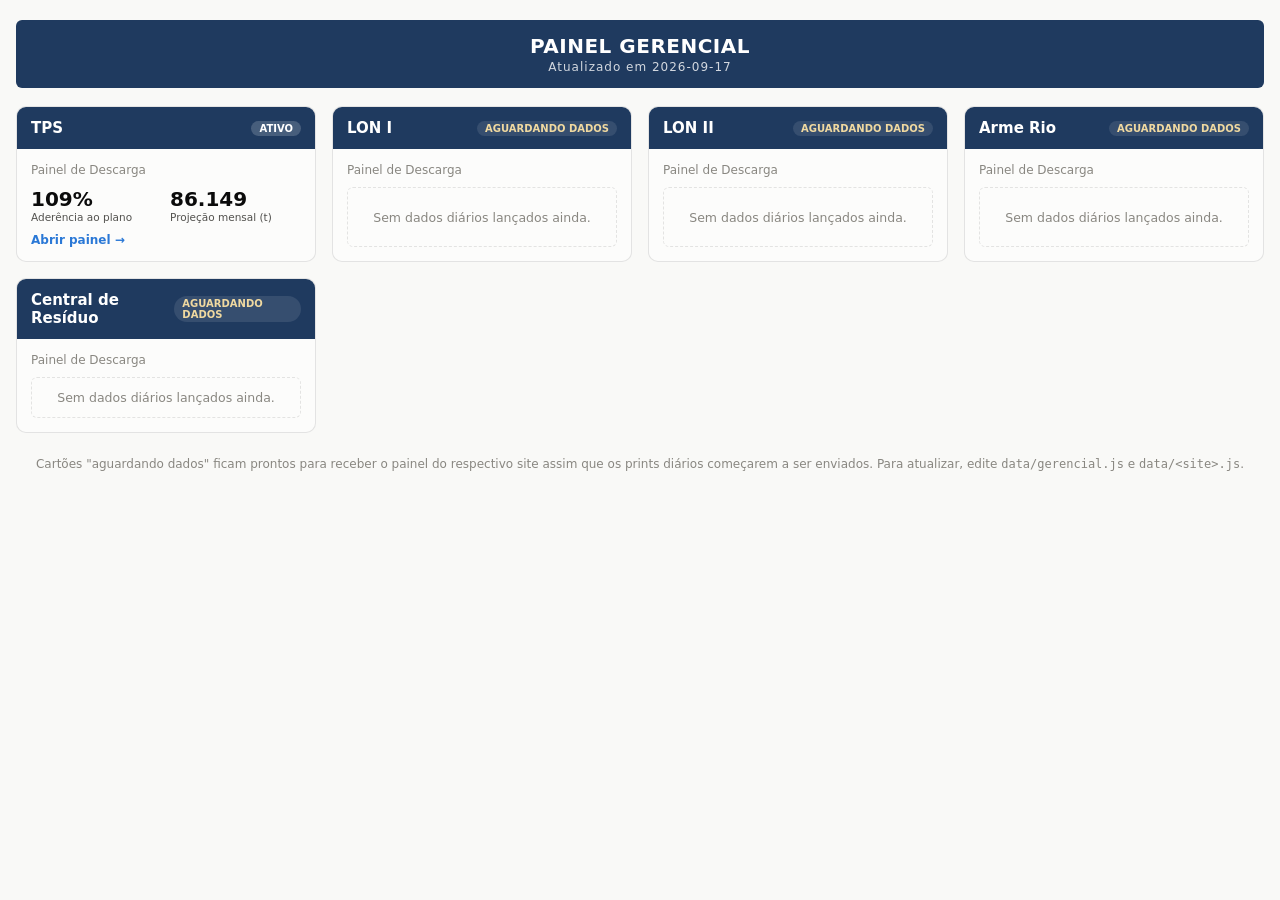
<file: index.html>
<!DOCTYPE html>
<html lang="pt-BR">
<head>
<meta charset="UTF-8" />
<meta name="viewport" content="width=device-width, initial-scale=1.0" />
<title>Painel Gerencial</title>
<link rel="stylesheet" href="assets/dashboard.css" />
</head>
<body>
<div class="page">
  <div class="panel-header">
    PAINEL GERENCIAL
    <small id="atualizadoEm"></small>
  </div>

  <div id="cardsGrid" class="cards-grid"></div>

  <div class="footer-note">
    Cartões "aguardando dados" ficam prontos para receber o painel do respectivo site assim que os prints diários
    começarem a ser enviados. Para atualizar, edite <code>data/gerencial.js</code> e <code>data/&lt;site&gt;.js</code>.
  </div>
</div>

<script src="data/gerencial.js"></script>
<script>
(function () {
  const g = window.PAINEL_DATA.gerencial;
  document.getElementById("atualizadoEm").textContent = "Atualizado em " + (g.atualizadoEm || "-");

  const grid = document.getElementById("cardsGrid");
  g.cartoes.forEach((c) => {
    const isActive = c.status === "ativo";
    const tag = isActive ? "a" : "div";
    const card = document.createElement(tag);
    card.className = "site-card";
    if (isActive) card.href = c.link;

    const head = document.createElement("div");
    head.className = "head";
    head.innerHTML = `<span>${c.nome}</span><span class="badge${isActive ? "" : " pending"}">${
      isActive ? "ATIVO" : "AGUARDANDO DADOS"
    }</span>`;
    card.appendChild(head);

    const body = document.createElement("div");
    body.className = "body";

    const sub = document.createElement("div");
    sub.className = "subtitle";
    sub.textContent = c.subtitulo;
    body.appendChild(sub);

    if (isActive && c.resumo) {
      const metrics = document.createElement("div");
      metrics.className = "metrics";
      [c.resumo.metrica1, c.resumo.metrica2].forEach((m) => {
        const metric = document.createElement("div");
        metric.className = "metric";
        metric.innerHTML = `<div class="num">${m.valor}</div><div class="lbl">${m.label}</div>`;
        metrics.appendChild(metric);
      });
      body.appendChild(metrics);

      const cta = document.createElement("div");
      cta.className = "cta";
      cta.textContent = "Abrir painel →";
      body.appendChild(cta);
    } else {
      const empty = document.createElement("div");
      empty.className = "empty-state";
      empty.textContent = "Sem dados diários lançados ainda.";
      body.appendChild(empty);
    }

    card.appendChild(body);
    grid.appendChild(card);
  });
})();
</script>
</body>
</html>
</file>
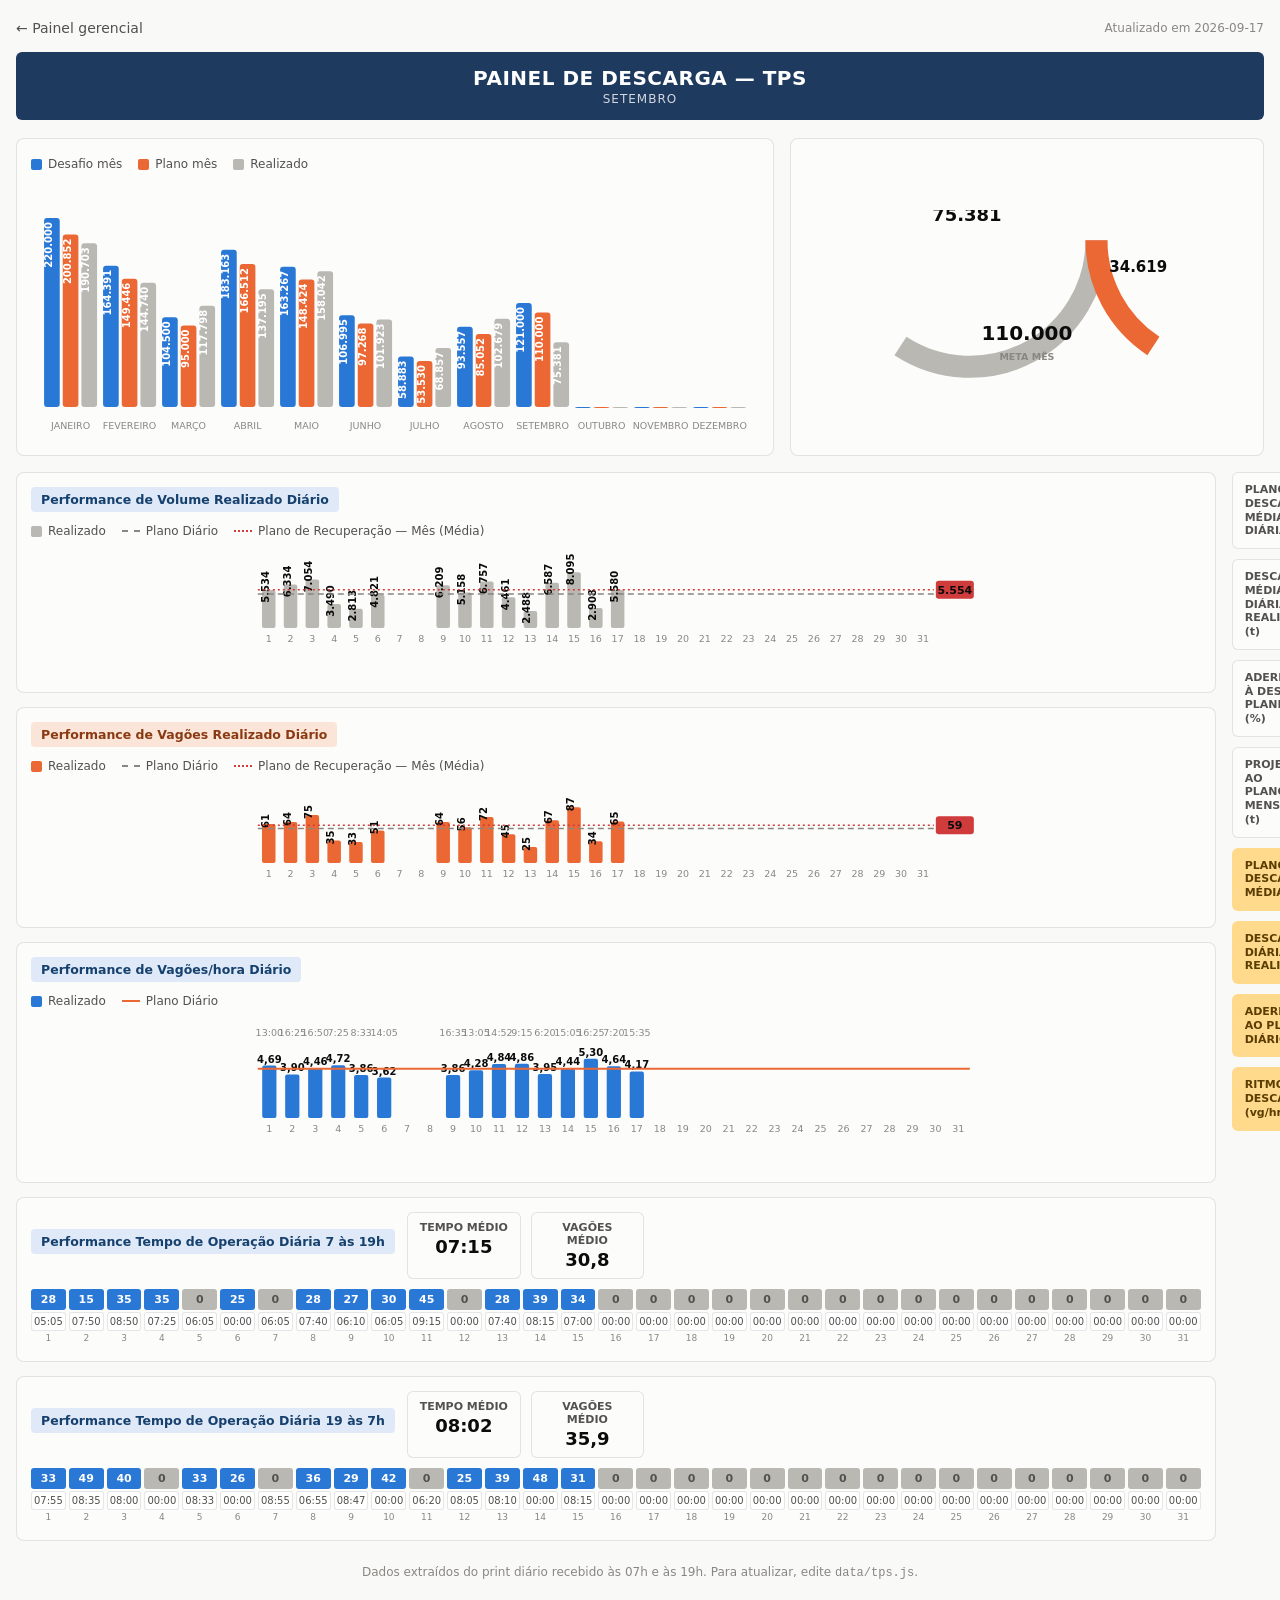
<file: paineis/tps.html>
<!DOCTYPE html>
<html lang="pt-BR">
<head>
<meta charset="UTF-8" />
<meta name="viewport" content="width=device-width, initial-scale=1.0" />
<title>Painel de Descarga — TPS</title>
<link rel="stylesheet" href="../assets/dashboard.css" />
</head>
<body>
<div class="page">
  <div class="top-nav">
    <a class="back" href="../index.html">&larr; Painel gerencial</a>
    <span id="atualizadoEm" class="footer-note" style="margin:0"></span>
  </div>

  <div class="panel-header">
    PAINEL DE DESCARGA — <span id="contratoNome"></span>
    <small id="mesLabel"></small>
  </div>

  <div class="grid-3col">
    <div class="main-col">
      <div class="card">
        <div class="legend-row">
          <span class="legend-item"><span class="legend-swatch" style="background:var(--series-blue)"></span>Desafio mês</span>
          <span class="legend-item"><span class="legend-swatch" style="background:var(--series-orange)"></span>Plano mês</span>
          <span class="legend-item"><span class="legend-swatch" style="background:var(--series-gray)"></span>Realizado</span>
        </div>
        <div id="chartMensal"></div>
      </div>
    </div>
    <div class="side-col">
      <div class="card" style="flex:1; display:flex; align-items:center; justify-content:center;">
        <div id="chartGauge" style="width:100%"></div>
      </div>
    </div>
  </div>

  <div class="grid-3col" style="margin-top:16px; grid-template-columns: 1.6fr 1fr;">
    <div class="main-col">

      <div class="card">
        <span class="section-title">Performance de Volume Realizado Diário</span>
        <div class="legend-row">
          <span class="legend-item"><span class="legend-swatch" style="background:var(--series-gray)"></span>Realizado</span>
          <span class="legend-item"><span class="legend-line"></span>Plano Diário</span>
          <span class="legend-item"><span class="legend-line dotted"></span>Plano de Recuperação — Mês (Média)</span>
        </div>
        <div id="chartVolume"></div>
      </div>

      <div class="card">
        <span class="section-title orange">Performance de Vagões Realizado Diário</span>
        <div class="legend-row">
          <span class="legend-item"><span class="legend-swatch" style="background:var(--series-orange)"></span>Realizado</span>
          <span class="legend-item"><span class="legend-line"></span>Plano Diário</span>
          <span class="legend-item"><span class="legend-line dotted"></span>Plano de Recuperação — Mês (Média)</span>
        </div>
        <div id="chartVagoes"></div>
      </div>

      <div class="card">
        <span class="section-title">Performance de Vagões/hora Diário</span>
        <div class="legend-row">
          <span class="legend-item"><span class="legend-swatch" style="background:var(--series-blue)"></span>Realizado</span>
          <span class="legend-item"><span class="legend-line" style="border-top-color:var(--series-orange); border-top-style:solid"></span>Plano Diário</span>
        </div>
        <div id="chartVgHora"></div>
      </div>

      <div class="card">
        <div style="display:flex; gap:12px; flex-wrap:wrap; align-items:center;">
          <span class="section-title">Performance Tempo de Operação Diária 7 às 19h</span>
          <div class="pair-row" style="max-width:280px">
            <div class="pair-tile"><div class="label">TEMPO MÉDIO</div><div class="value" id="tempoMedio719"></div></div>
            <div class="pair-tile"><div class="label">VAGÕES MÉDIO</div><div class="value" id="vagoesMedio719"></div></div>
          </div>
        </div>
        <div id="strip719" style="margin-top:10px"></div>
      </div>

      <div class="card">
        <div style="display:flex; gap:12px; flex-wrap:wrap; align-items:center;">
          <span class="section-title">Performance Tempo de Operação Diária 19 às 7h</span>
          <div class="pair-row" style="max-width:280px">
            <div class="pair-tile"><div class="label">TEMPO MÉDIO</div><div class="value" id="tempoMedio197"></div></div>
            <div class="pair-tile"><div class="label">VAGÕES MÉDIO</div><div class="value" id="vagoesMedio197"></div></div>
          </div>
        </div>
        <div id="strip197" style="margin-top:10px"></div>
      </div>

    </div>

    <div class="side-col">
      <div class="kpi-tile"><div class="label">PLANO DE DESCARGA<br/>MÉDIA DIÁRIA (t)</div><div class="value" id="kpiPlanoTon"></div></div>
      <div class="kpi-tile"><div class="label">DESCARGA MÉDIA DIÁRIA<br/>REALIZADA (t)</div><div class="value" id="kpiRealTon"></div></div>
      <div class="kpi-tile"><div class="label">ADERÊNCIA À DESCARGA<br/>PLANEJADA (%)</div><div class="value" id="kpiAderenciaTon"></div></div>
      <div class="kpi-tile"><div class="label">PROJEÇÃO AO PLANO<br/>MENSAL (t)</div><div class="value" id="kpiProjecao"></div></div>

      <div class="kpi-tile yellow"><div class="label">PLANO DE DESCARGA<br/>MÉDIA DIÁRIA (vg)</div><div class="value" id="kpiPlanoVg"></div></div>
      <div class="kpi-tile yellow"><div class="label">DESCARGA MÉDIA DIÁRIA<br/>REALIZADA (vg)</div><div class="value" id="kpiRealVg"></div></div>
      <div class="kpi-tile yellow"><div class="label">ADERÊNCIA AO PLANO<br/>DIÁRIO (%)</div><div class="value" id="kpiAderenciaVg"></div></div>
      <div class="kpi-tile yellow"><div class="label">RITMO MÉDIO DE<br/>DESCARGA (vg/hr)</div><div class="value" id="kpiRitmo"></div></div>
    </div>
  </div>

  <div class="footer-note">
    Dados extraídos do print diário recebido às 07h e às 19h. Para atualizar, edite <code>data/tps.js</code>.
  </div>
</div>

<script src="../assets/charts.js"></script>
<script src="../data/tps.js"></script>
<script>
(function () {
  const d = window.PAINEL_DATA.tps;
  const mesIdx = d.mensal.meses.findIndex((_, i) => d.mesAtual === `${d.ano}-${String(i + 1).padStart(2, "0")}`);
  const diario = d.diarioPorMes[d.mesAtual] || [];

  document.getElementById("contratoNome").textContent = d.contrato;
  document.getElementById("mesLabel").textContent = d.mensal.meses[mesIdx] || "";
  document.getElementById("atualizadoEm").textContent = "Atualizado em " + (d.atualizadoEm || "-");
  document.title = `Painel de Descarga — ${d.contrato}`;

  PainelCharts.renderGroupedBarChart(document.getElementById("chartMensal"), {
    categories: d.mensal.meses,
    series: [
      { name: "Desafio mês", color: "var(--series-blue)", values: d.mensal.desafio },
      { name: "Plano mês", color: "var(--series-orange)", values: d.mensal.plano },
      { name: "Realizado", color: "var(--series-gray)", values: d.mensal.realizado },
    ],
  });

  PainelCharts.renderGauge(document.getElementById("chartGauge"), d.meta);

  const dayLabels = diario.map((x) => String(x.dia));

  PainelCharts.renderDailyBarChart(document.getElementById("chartVolume"), {
    days: dayLabels,
    values: diario.map((x) => x.volumeRealizado),
    color: "var(--series-gray)",
    planoDiario: d.planoDiarioVolume,
    planoMedia: d.planoRecuperacaoMediaVolume,
  });

  PainelCharts.renderDailyBarChart(document.getElementById("chartVagoes"), {
    days: dayLabels,
    values: diario.map((x) => x.vagoesRealizado),
    color: "var(--series-orange)",
    planoDiario: d.planoDiarioVagoes,
    planoMedia: d.planoRecuperacaoMediaVagoes,
  });

  PainelCharts.renderRateChart(document.getElementById("chartVgHora"), {
    days: dayLabels,
    values: diario.map((x) => x.vagoesHora),
    times: diario.map((x) => x.horaVagoesHora),
    color: "var(--series-blue)",
    planoDiario: d.kpisVagoes.ritmoMedioVgHr,
  });

  document.getElementById("tempoMedio719").textContent = d.turno7as19.tempoMedio;
  document.getElementById("vagoesMedio719").textContent = PainelCharts.fmtDec(d.turno7as19.vagoesMedio, 1);
  document.getElementById("tempoMedio197").textContent = d.turno19as7.tempoMedio;
  document.getElementById("vagoesMedio197").textContent = PainelCharts.fmtDec(d.turno19as7.vagoesMedio, 1);

  PainelCharts.renderDayStrip(document.getElementById("strip719"), {
    dayLabels,
    counts: diario.map((x) => x.vagoes7as19),
    times: diario.map((x) => x.tempo7as19),
  });
  PainelCharts.renderDayStrip(document.getElementById("strip197"), {
    dayLabels,
    counts: diario.map((x) => x.vagoes19as7),
    times: diario.map((x) => x.tempo19as7),
  });

  document.getElementById("kpiPlanoTon").textContent = PainelCharts.fmtInt(d.kpisTonelagem.planoMedioDiario);
  document.getElementById("kpiRealTon").textContent = PainelCharts.fmtInt(d.kpisTonelagem.realizadoMedioDiario);
  document.getElementById("kpiAderenciaTon").textContent = d.kpisTonelagem.aderenciaPercent + "%";
  document.getElementById("kpiProjecao").textContent = PainelCharts.fmtInt(d.kpisTonelagem.projecaoMensal);

  document.getElementById("kpiPlanoVg").textContent = PainelCharts.fmtInt(d.kpisVagoes.planoMedioDiario);
  document.getElementById("kpiRealVg").textContent = PainelCharts.fmtInt(d.kpisVagoes.realizadoMedioDiario);
  document.getElementById("kpiAderenciaVg").textContent = d.kpisVagoes.aderenciaPercent + "%";
  document.getElementById("kpiRitmo").textContent = PainelCharts.fmtDec(d.kpisVagoes.ritmoMedioVgHr, 1);
})();
</script>
</body>
</html>
</file>
<file: assets/dashboard.css>
/* Design tokens (validated categorical palette — see dataviz skill) */
:root {
  color-scheme: light;
  --surface-1:      #fcfcfb;
  --surface-2:      #ffffff;
  --page:           #f9f9f7;
  --text-primary:   #0b0b0b;
  --text-secondary: #52514e;
  --text-muted:     #898781;
  --gridline:       #e1e0d9;
  --axis:           #c3c2b7;
  --border:         rgba(11,11,11,0.10);

  --series-blue:    #2a78d6;
  --series-orange:  #eb6834;
  --series-gray:    #b9b8b2;
  --series-gray-ink:#8b8a84;
  --series-yellow:  #eda100;

  --status-good:    #0ca30c;
  --status-warn:    #fab219;
  --status-critical:#d03b3b;

  --header-navy:    #1f3a5f;
  --card-yellow-bg: #ffd98c;
  --card-yellow-ink:#5a3d00;

  --section-blue-bg:   #dfe9f7;
  --section-blue-ink:  #16406e;
  --section-orange-bg: #fbe4d8;
  --section-orange-ink:#8a3a12;
}

@media (prefers-color-scheme: dark) {
  :root:where(:not([data-theme="light"])) {
    color-scheme: dark;
    --surface-1:      #1a1a19;
    --surface-2:      #201f1d;
    --page:           #0d0d0d;
    --text-primary:   #ffffff;
    --text-secondary: #c3c2b7;
    --text-muted:     #898781;
    --gridline:       #2c2c2a;
    --axis:           #383835;
    --border:         rgba(255,255,255,0.10);
    --series-blue:    #3987e5;
    --series-orange:  #d95926;
    --series-gray:    #4a4a47;
    --series-gray-ink:#8b8a84;
    --series-yellow:  #c98500;
    --header-navy:    #16283f;
    --card-yellow-bg: #4a3a12;
    --card-yellow-ink:#ffd98c;

    --section-blue-bg:   #26374d;
    --section-blue-ink:  #bcd6f5;
    --section-orange-bg: #4a2c1c;
    --section-orange-ink:#f5c3a8;
  }
}
:root[data-theme="dark"] {
  color-scheme: dark;
  --surface-1:      #1a1a19;
  --surface-2:      #201f1d;
  --page:           #0d0d0d;
  --text-primary:   #ffffff;
  --text-secondary: #c3c2b7;
  --text-muted:     #898781;
  --gridline:       #2c2c2a;
  --axis:           #383835;
  --border:         rgba(255,255,255,0.10);
  --series-blue:    #3987e5;
  --series-orange:  #d95926;
  --series-gray:    #4a4a47;
  --series-gray-ink:#8b8a84;
  --series-yellow:  #c98500;
  --header-navy:    #16283f;
  --card-yellow-bg: #4a3a12;
  --card-yellow-ink:#ffd98c;

  --section-blue-bg:   #26374d;
  --section-blue-ink:  #bcd6f5;
  --section-orange-bg: #4a2c1c;
  --section-orange-ink:#f5c3a8;
}

* { box-sizing: border-box; }

body {
  margin: 0;
  background: var(--page);
  color: var(--text-primary);
  font-family: system-ui, -apple-system, "Segoe UI", sans-serif;
}

a { color: var(--series-blue); }

.page {
  max-width: 1440px;
  margin: 0 auto;
  padding: 20px 16px 48px;
}

.top-nav {
  display: flex;
  align-items: center;
  justify-content: space-between;
  gap: 12px;
  margin-bottom: 16px;
  flex-wrap: wrap;
}
.top-nav a.back {
  font-size: 14px;
  text-decoration: none;
  color: var(--text-secondary);
}
.top-nav a.back:hover { color: var(--series-blue); }

.panel-header {
  background: var(--header-navy);
  color: #fff;
  text-align: center;
  font-weight: 700;
  font-size: 20px;
  letter-spacing: 0.5px;
  padding: 14px 12px;
  border-radius: 6px;
  margin-bottom: 18px;
}
.panel-header small {
  display: block;
  font-weight: 500;
  font-size: 12px;
  opacity: 0.8;
  margin-top: 2px;
  letter-spacing: 1px;
}

.card {
  background: var(--surface-1);
  border: 1px solid var(--border);
  border-radius: 8px;
  padding: 14px;
}

.section-title {
  display: inline-block;
  background: var(--section-blue-bg);
  color: var(--section-blue-ink);
  font-weight: 700;
  font-size: 12.5px;
  padding: 5px 10px;
  border-radius: 4px;
  margin-bottom: 8px;
}
.section-title.orange {
  background: var(--section-orange-bg);
  color: var(--section-orange-ink);
}

.legend-row {
  display: flex;
  gap: 16px;
  flex-wrap: wrap;
  font-size: 12px;
  color: var(--text-secondary);
  align-items: center;
  margin: 4px 0 6px;
}
.legend-item { display: flex; align-items: center; gap: 6px; }
.legend-swatch { width: 11px; height: 11px; border-radius: 2px; display:inline-block; }
.legend-line { width: 18px; height: 0; border-top: 2px dashed var(--text-muted); display:inline-block; }
.legend-line.dotted { border-top-style: dotted; border-top-color: var(--status-critical); border-top-width: 2px; }

.grid-3col {
  display: grid;
  grid-template-columns: 1.6fr 1fr;
  gap: 16px;
  align-items: stretch;
}
@media (max-width: 900px) {
  .grid-3col { grid-template-columns: 1fr; }
}

.main-col { display: flex; flex-direction: column; gap: 14px; }
.side-col { display: flex; flex-direction: column; gap: 10px; }

.kpi-tile {
  background: var(--surface-1);
  border: 1px solid var(--border);
  border-radius: 6px;
  padding: 10px 12px;
  display: flex;
  align-items: center;
  justify-content: space-between;
  gap: 8px;
}
.kpi-tile.yellow {
  background: var(--card-yellow-bg);
  border-color: transparent;
}
.kpi-tile .label {
  font-size: 11px;
  font-weight: 700;
  color: var(--text-secondary);
  line-height: 1.25;
  flex: 1;
  min-width: 0;
}
.kpi-tile.yellow .label { color: var(--card-yellow-ink); }
.kpi-tile .value {
  font-size: 22px;
  font-weight: 800;
  color: var(--text-primary);
  white-space: nowrap;
  flex-shrink: 0;
}
.kpi-tile.yellow .value { color: var(--card-yellow-ink); }

.pair-row { display: flex; gap: 10px; }
.pair-tile {
  flex: 1;
  background: var(--surface-1);
  border: 1px solid var(--border);
  border-radius: 6px;
  padding: 8px 10px;
  text-align: center;
}
.pair-tile .label { font-size: 11px; font-weight: 700; color: var(--text-secondary); }
.pair-tile .value { font-size: 18px; font-weight: 800; margin-top: 2px; }

svg text { font-family: system-ui, -apple-system, "Segoe UI", sans-serif; fill: var(--text-primary); }
.axis-label { fill: var(--text-muted); font-size: 9.5px; }
.bar-value-label { fill: #fff; font-size: 10px; font-weight: 700; }
.bar-value-label.dark { fill: var(--text-primary); }

.strip {
  display: flex;
  gap: 3px;
  overflow-x: auto;
  padding-bottom: 4px;
}
.strip-col { display: flex; flex-direction: column; gap: 2px; min-width: 34px; }
.strip-box {
  background: var(--series-blue);
  color: #fff;
  font-size: 11px;
  font-weight: 700;
  text-align: center;
  border-radius: 3px;
  padding: 4px 2px;
}
.strip-box.zero { background: var(--series-gray); color: var(--text-secondary); }
.strip-time {
  background: var(--surface-2);
  border: 1px solid var(--border);
  color: var(--text-secondary);
  font-size: 10px;
  text-align: center;
  border-radius: 3px;
  padding: 3px 2px;
}
.strip-day {
  font-size: 9px;
  color: var(--text-muted);
  text-align: center;
}

.day-status-note {
  font-size: 11px;
  color: var(--text-muted);
  margin-top: 4px;
}

.footer-note {
  margin-top: 24px;
  font-size: 12px;
  color: var(--text-muted);
  text-align: center;
}

/* ---- Painel gerencial cards ---- */
.cards-grid {
  display: grid;
  grid-template-columns: repeat(auto-fill, minmax(260px, 1fr));
  gap: 16px;
}
.site-card {
  background: var(--surface-1);
  border: 1px solid var(--border);
  border-radius: 10px;
  overflow: hidden;
  display: flex;
  flex-direction: column;
  text-decoration: none;
  color: inherit;
  transition: transform .12s ease, box-shadow .12s ease;
}
.site-card:hover { transform: translateY(-2px); box-shadow: 0 6px 18px rgba(0,0,0,0.12); }
.site-card .head {
  background: var(--header-navy);
  color: #fff;
  padding: 12px 14px;
  font-weight: 700;
  font-size: 15px;
  display: flex;
  align-items: center;
  justify-content: space-between;
}
.site-card .head .badge {
  font-size: 10px;
  font-weight: 700;
  padding: 2px 8px;
  border-radius: 999px;
  background: rgba(255,255,255,0.18);
}
.site-card .head .badge.pending { background: rgba(255,255,255,0.10); color: #f0d9a0; }
.site-card .body { padding: 14px; flex: 1; display: flex; flex-direction: column; gap: 10px; }
.site-card .subtitle { font-size: 12px; color: var(--text-muted); }
.site-card .metrics { display: grid; grid-template-columns: 1fr 1fr; gap: 8px; }
.site-card .metric .num { font-size: 20px; font-weight: 800; }
.site-card .metric .lbl { font-size: 10.5px; color: var(--text-secondary); }
.site-card .empty-state {
  flex: 1;
  display: flex;
  align-items: center;
  justify-content: center;
  color: var(--text-muted);
  font-size: 12.5px;
  text-align: center;
  padding: 12px 0;
  border: 1px dashed var(--border);
  border-radius: 6px;
}
.site-card .cta {
  font-size: 12px;
  font-weight: 700;
  color: var(--series-blue);
}
</file>
